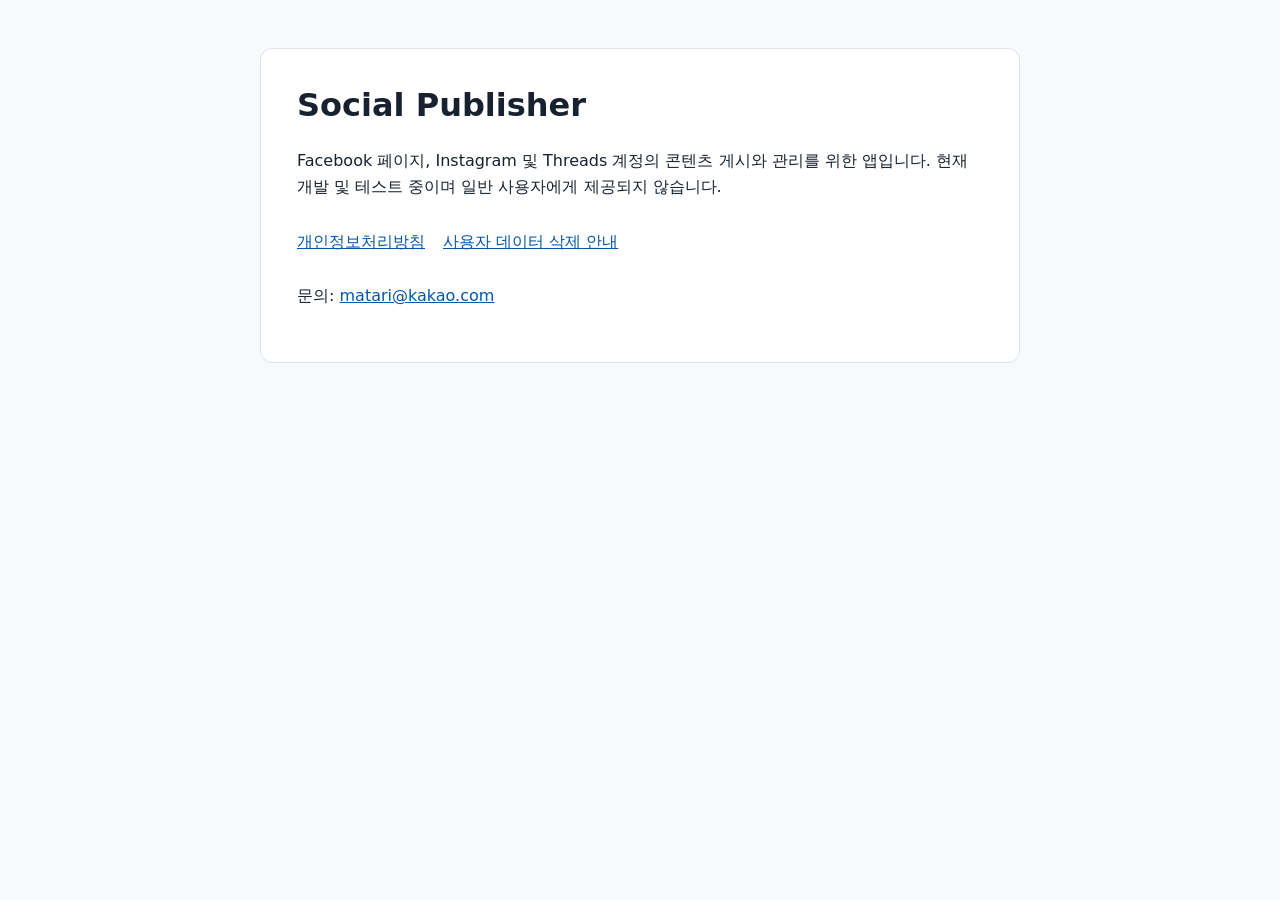
<file: index.html>
<!doctype html>
<html lang="ko">
<head>
  <meta charset="utf-8">
  <meta name="viewport" content="width=device-width, initial-scale=1">
  <title>Social Publisher</title>
  <link rel="stylesheet" href="style.css">
</head>
<body>
  <main>
    <h1>Social Publisher</h1>
    <p>Facebook 페이지, Instagram 및 Threads 계정의 콘텐츠 게시와 관리를 위한 앱입니다. 현재 개발 및 테스트 중이며 일반 사용자에게 제공되지 않습니다.</p>
    <nav aria-label="정책 문서">
      <a href="privacy.html">개인정보처리방침</a>
      <a href="data-deletion.html">사용자 데이터 삭제 안내</a>
    </nav>
    <p>문의: <a href="mailto:matari@kakao.com">matari@kakao.com</a></p>
  </main>
</body>
</html>
</file>
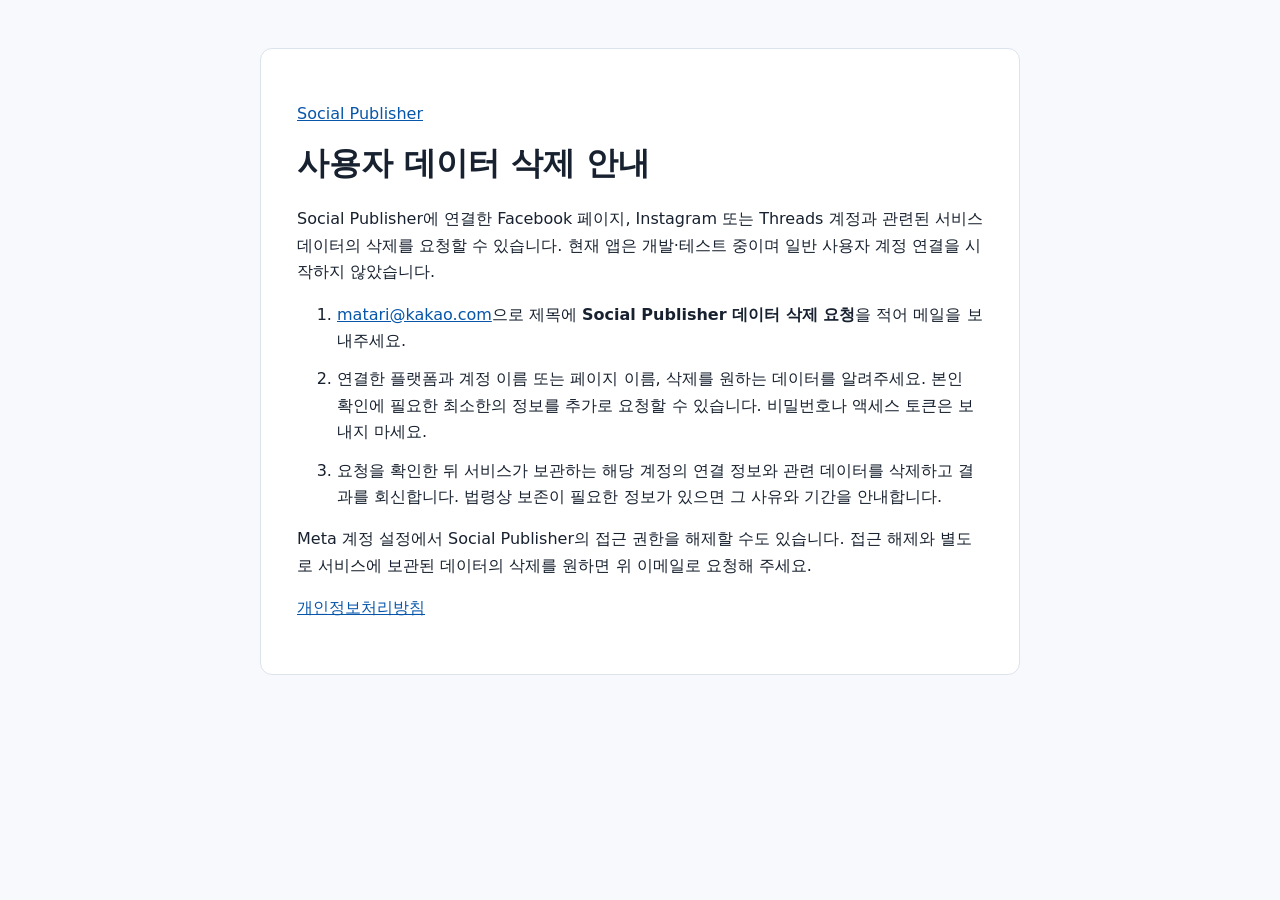
<file: data-deletion.html>
<!doctype html>
<html lang="ko">
<head>
  <meta charset="utf-8">
  <meta name="viewport" content="width=device-width, initial-scale=1">
  <title>사용자 데이터 삭제 안내 | Social Publisher</title>
  <link rel="stylesheet" href="style.css">
</head>
<body>
  <main>
    <p><a href="index.html">Social Publisher</a></p>
    <h1>사용자 데이터 삭제 안내</h1>
    <p>Social Publisher에 연결한 Facebook 페이지, Instagram 또는 Threads 계정과 관련된 서비스 데이터의 삭제를 요청할 수 있습니다. 현재 앱은 개발·테스트 중이며 일반 사용자 계정 연결을 시작하지 않았습니다.</p>
    <ol>
      <li><a href="mailto:matari@kakao.com?subject=Social%20Publisher%20%EB%8D%B0%EC%9D%B4%ED%84%B0%20%EC%82%AD%EC%A0%9C%20%EC%9A%94%EC%B2%AD">matari@kakao.com</a>으로 제목에 <strong>Social Publisher 데이터 삭제 요청</strong>을 적어 메일을 보내주세요.</li>
      <li>연결한 플랫폼과 계정 이름 또는 페이지 이름, 삭제를 원하는 데이터를 알려주세요. 본인 확인에 필요한 최소한의 정보를 추가로 요청할 수 있습니다. 비밀번호나 액세스 토큰은 보내지 마세요.</li>
      <li>요청을 확인한 뒤 서비스가 보관하는 해당 계정의 연결 정보와 관련 데이터를 삭제하고 결과를 회신합니다. 법령상 보존이 필요한 정보가 있으면 그 사유와 기간을 안내합니다.</li>
    </ol>
    <p>Meta 계정 설정에서 Social Publisher의 접근 권한을 해제할 수도 있습니다. 접근 해제와 별도로 서비스에 보관된 데이터의 삭제를 원하면 위 이메일로 요청해 주세요.</p>
    <p><a href="privacy.html">개인정보처리방침</a></p>
  </main>
</body>
</html>
</file>
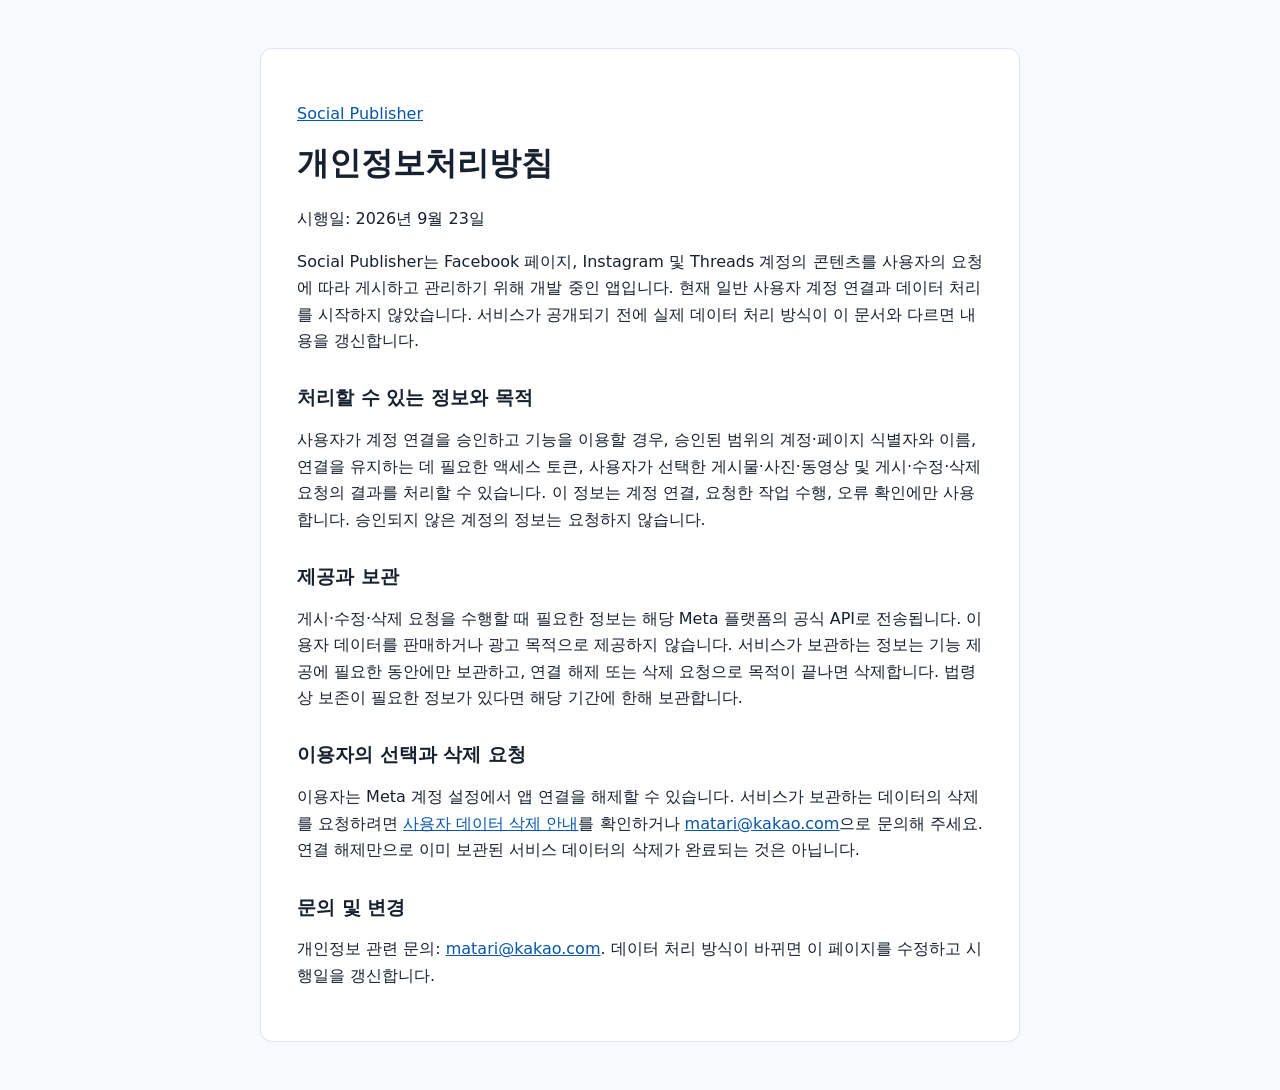
<file: privacy.html>
<!doctype html>
<html lang="ko">
<head>
  <meta charset="utf-8">
  <meta name="viewport" content="width=device-width, initial-scale=1">
  <title>개인정보처리방침 | Social Publisher</title>
  <link rel="stylesheet" href="style.css">
</head>
<body>
  <main>
    <p><a href="index.html">Social Publisher</a></p>
    <h1>개인정보처리방침</h1>
    <p>시행일: 2026년 9월 23일</p>
    <p>Social Publisher는 Facebook 페이지, Instagram 및 Threads 계정의 콘텐츠를 사용자의 요청에 따라 게시하고 관리하기 위해 개발 중인 앱입니다. 현재 일반 사용자 계정 연결과 데이터 처리를 시작하지 않았습니다. 서비스가 공개되기 전에 실제 데이터 처리 방식이 이 문서와 다르면 내용을 갱신합니다.</p>

    <h2>처리할 수 있는 정보와 목적</h2>
    <p>사용자가 계정 연결을 승인하고 기능을 이용할 경우, 승인된 범위의 계정·페이지 식별자와 이름, 연결을 유지하는 데 필요한 액세스 토큰, 사용자가 선택한 게시물·사진·동영상 및 게시·수정·삭제 요청의 결과를 처리할 수 있습니다. 이 정보는 계정 연결, 요청한 작업 수행, 오류 확인에만 사용합니다. 승인되지 않은 계정의 정보는 요청하지 않습니다.</p>

    <h2>제공과 보관</h2>
    <p>게시·수정·삭제 요청을 수행할 때 필요한 정보는 해당 Meta 플랫폼의 공식 API로 전송됩니다. 이용자 데이터를 판매하거나 광고 목적으로 제공하지 않습니다. 서비스가 보관하는 정보는 기능 제공에 필요한 동안에만 보관하고, 연결 해제 또는 삭제 요청으로 목적이 끝나면 삭제합니다. 법령상 보존이 필요한 정보가 있다면 해당 기간에 한해 보관합니다.</p>

    <h2>이용자의 선택과 삭제 요청</h2>
    <p>이용자는 Meta 계정 설정에서 앱 연결을 해제할 수 있습니다. 서비스가 보관하는 데이터의 삭제를 요청하려면 <a href="data-deletion.html">사용자 데이터 삭제 안내</a>를 확인하거나 <a href="mailto:matari@kakao.com">matari@kakao.com</a>으로 문의해 주세요. 연결 해제만으로 이미 보관된 서비스 데이터의 삭제가 완료되는 것은 아닙니다.</p>

    <h2>문의 및 변경</h2>
    <p>개인정보 관련 문의: <a href="mailto:matari@kakao.com">matari@kakao.com</a>. 데이터 처리 방식이 바뀌면 이 페이지를 수정하고 시행일을 갱신합니다.</p>
  </main>
</body>
</html>
</file>
<file: style.css>
:root { color-scheme: light; font-family: system-ui, sans-serif; line-height: 1.65; }
body { margin: 0; color: #17212f; background: #f7f9fc; }
main { box-sizing: border-box; max-width: 760px; margin: 48px auto; padding: 36px; background: white; border: 1px solid #dce3ed; border-radius: 12px; }
h1, h2 { line-height: 1.3; }
h1 { margin-top: 0; }
h2 { margin-top: 32px; font-size: 1.2rem; }
a { color: #0756aa; }
nav { display: flex; flex-wrap: wrap; gap: 18px; margin: 28px 0; }
li { margin: 12px 0; }
@media (max-width: 800px) { main { margin: 0; min-height: 100vh; padding: 24px; border: 0; border-radius: 0; } }
</file>
